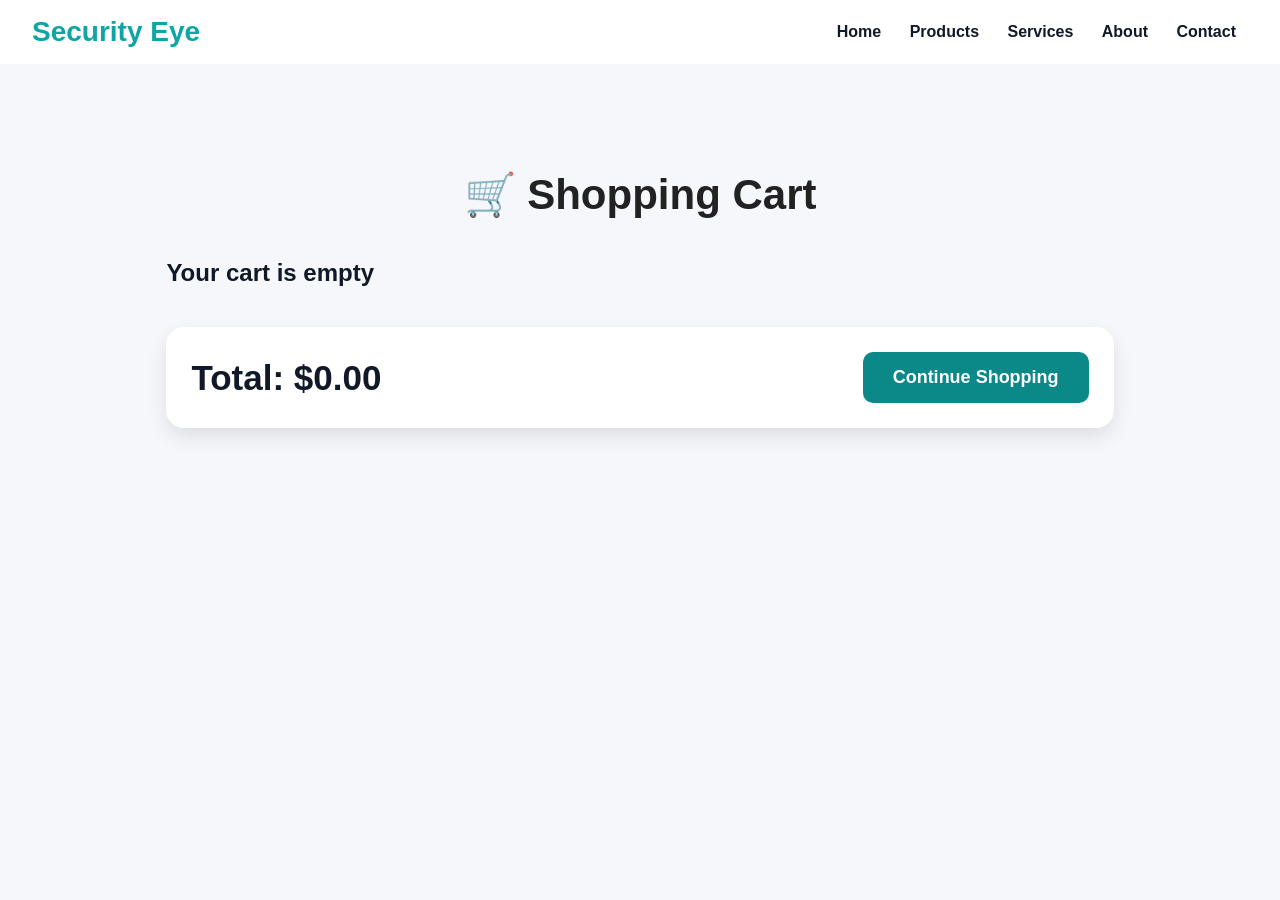
<file: cart.html>
<!DOCTYPE html>
<html lang="en">
<head>
<meta charset="UTF-8">
<meta name="viewport" content="width=device-width, initial-scale=1.0">
<title>Shopping Cart</title>

<link rel="stylesheet" href="style.css">
</head>

<body style="background:#f5f7fa;">

<header>

<a href="index.html" class="logo">Security Eye</a>

<nav>
<a href="index.html">Home</a>
<a href="products.html">Products</a>
<a href="services.html">Services</a>
<a href="about.html">About</a>
<a href="contact.html">Contact</a>
</nav>

</header>

<main class="cart-page">

    <h1 class="page-title">🛒 Shopping Cart</h1>

    <div id="cart-items" class="cart-container"></div>

    <div class="cart-summary">
        <h2>Total: <span id="cart-total">$0.00</span></h2>

        <a href="products.html" class="continue-btn">
            Continue Shopping
        </a>
    </div>

</main>

<script src="main.js"></script>

</body>
</html>
</file>
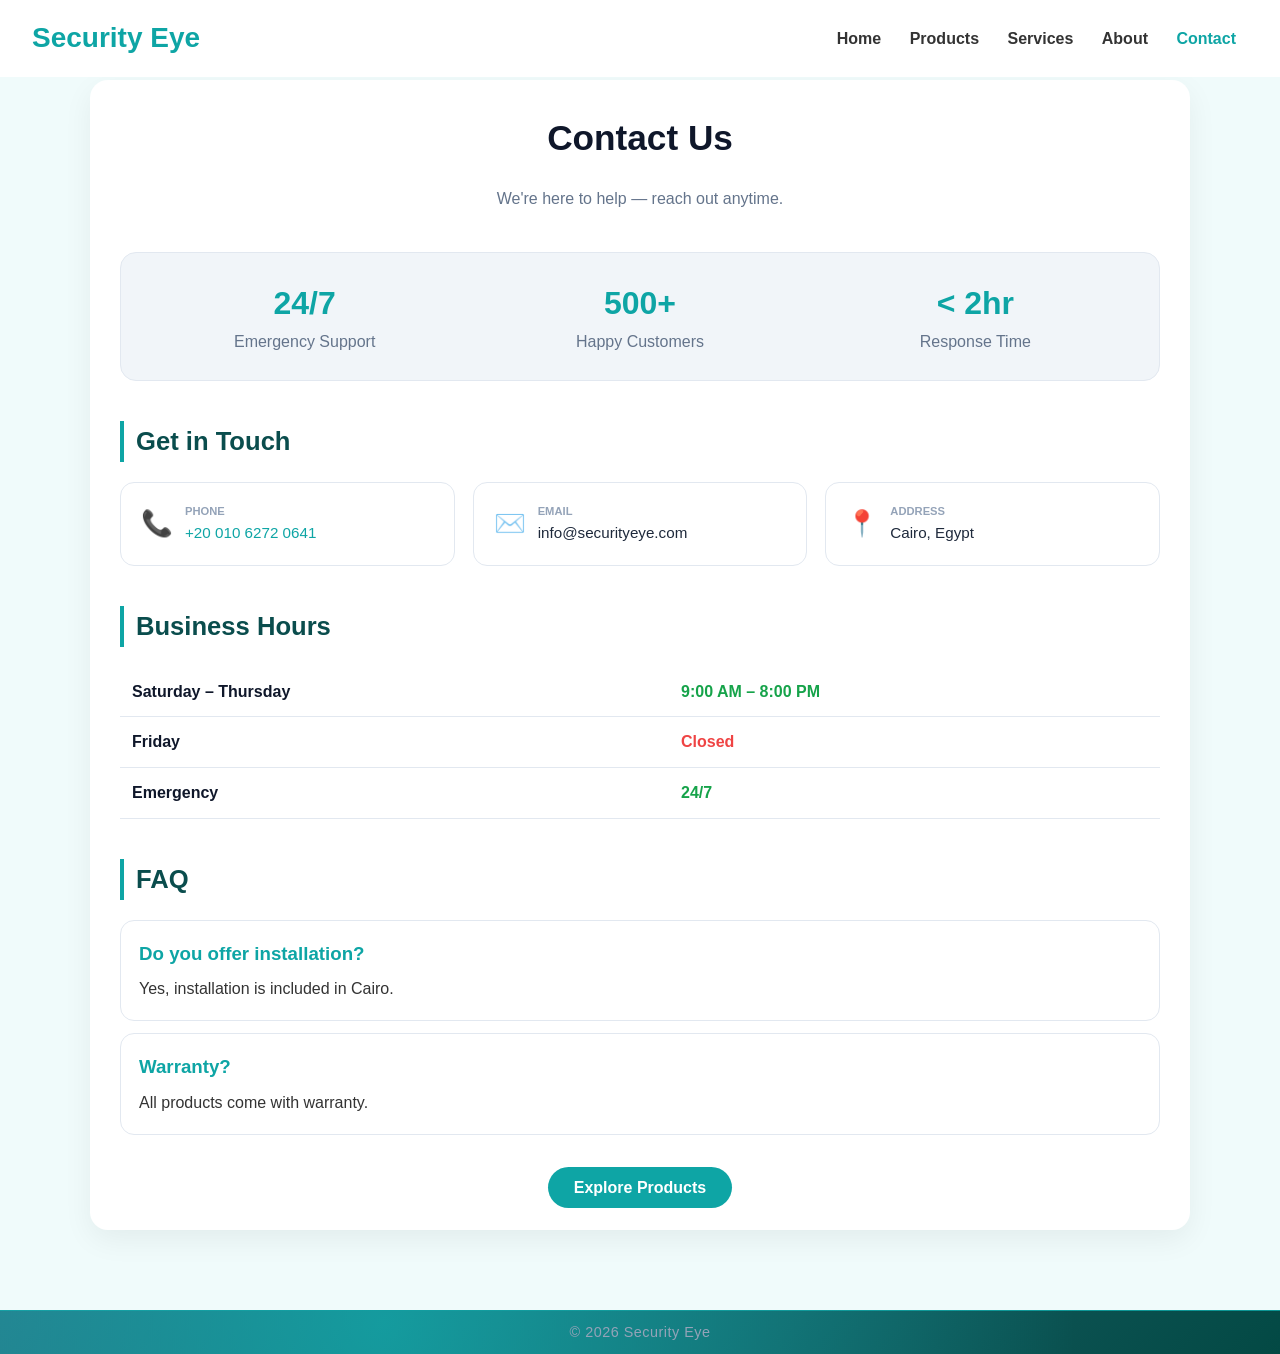
<file: contact.html>
<!DOCTYPE html>
<html lang="en">
<head>
  <meta charset="UTF-8">
  <title>Contact Us | Security Eye</title>

  <link rel="stylesheet" href="style.css">
  <link rel="stylesheet" href="https://cdnjs.cloudflare.com/ajax/libs/font-awesome/6.5.0/css/all.min.css">
</head>

<body class="light-page">

<!-- ================= HEADER ================= -->
<header>
  <div class="logo">Security Eye</div>

  <nav>
    <a href="index.html">Home</a>
    <a href="products.html">Products</a>
    <a href="services.html">Services</a>
    <a href="about.html">About</a>
    <a href="contact.html" class="active">Contact</a>
  </nav>
</header>
  

<!-- ================= CONTENT ================= -->
<div class="content-wrapper">

  <div class="page-header">
    <h1>Contact Us</h1>
    <p>We're here to help — reach out anytime.</p>
  </div>

  <!-- Stats -->
  <div class="stats-bar">
    <div class="stat-box">
      <h3>24/7</h3>
      <p>Emergency Support</p>
    </div>
    <div class="stat-box">
      <h3>500+</h3>
      <p>Happy Customers</p>
    </div>
    <div class="stat-box">
      <h3>&lt; 2hr</h3>
      <p>Response Time</p>
    </div>
  </div>

  <!-- Contact -->
  <div class="contact-section">
    <h2 class="contact-section-title">Get in Touch</h2>

    <div class="contact-cards">

      <div class="contact-card">
        <span class="card-icon">📞</span>
        <div>
          <div class="card-label">Phone</div>
          <div class="card-value">
            <a href="tel:+201062720641">+20 010 6272 0641</a>
          </div>
        </div>
      </div>

      <div class="contact-card">
        <span class="card-icon">✉️</span>
        <div>
          <div class="card-label">Email</div>
          <div class="card-value">
            info@securityeye.com
          </div>
        </div>
      </div>

      <div class="contact-card">
        <span class="card-icon">📍</span>
        <div>
          <div class="card-label">Address</div>
          <div class="card-value">
            Cairo, Egypt
          </div>
        </div>
      </div>

    </div>
  </div>

  <!-- Hours -->
  <div class="contact-section">
    <h2 class="contact-section-title">Business Hours</h2>

    <table class="hours-table">
      <tr>
        <td>Saturday – Thursday</td>
        <td class="open">9:00 AM – 8:00 PM</td>
      </tr>
      <tr>
        <td>Friday</td>
        <td class="closed">Closed</td>
      </tr>
      <tr>
        <td>Emergency</td>
        <td class="open">24/7</td>
      </tr>
    </table>
  </div>

  <!-- FAQ -->
  <div class="contact-section">
    <h2 class="contact-section-title">FAQ</h2>

    <div class="faq-list">

      <div class="faq-box">
        <h3>Do you offer installation?</h3>
        <p>Yes, installation is included in Cairo.</p>
      </div>

      <div class="faq-box">
        <h3>Warranty?</h3>
        <p>All products come with warranty.</p>
      </div>

    </div>
  </div>

  <div class="cta">
    <a href="products.html">Explore Products</a>
  </div>

</div>

<!-- ================= FOOTER ================= -->
<footer>
  <p>© 2026 Security Eye</p>
</footer>

</body>
</html>
</file>
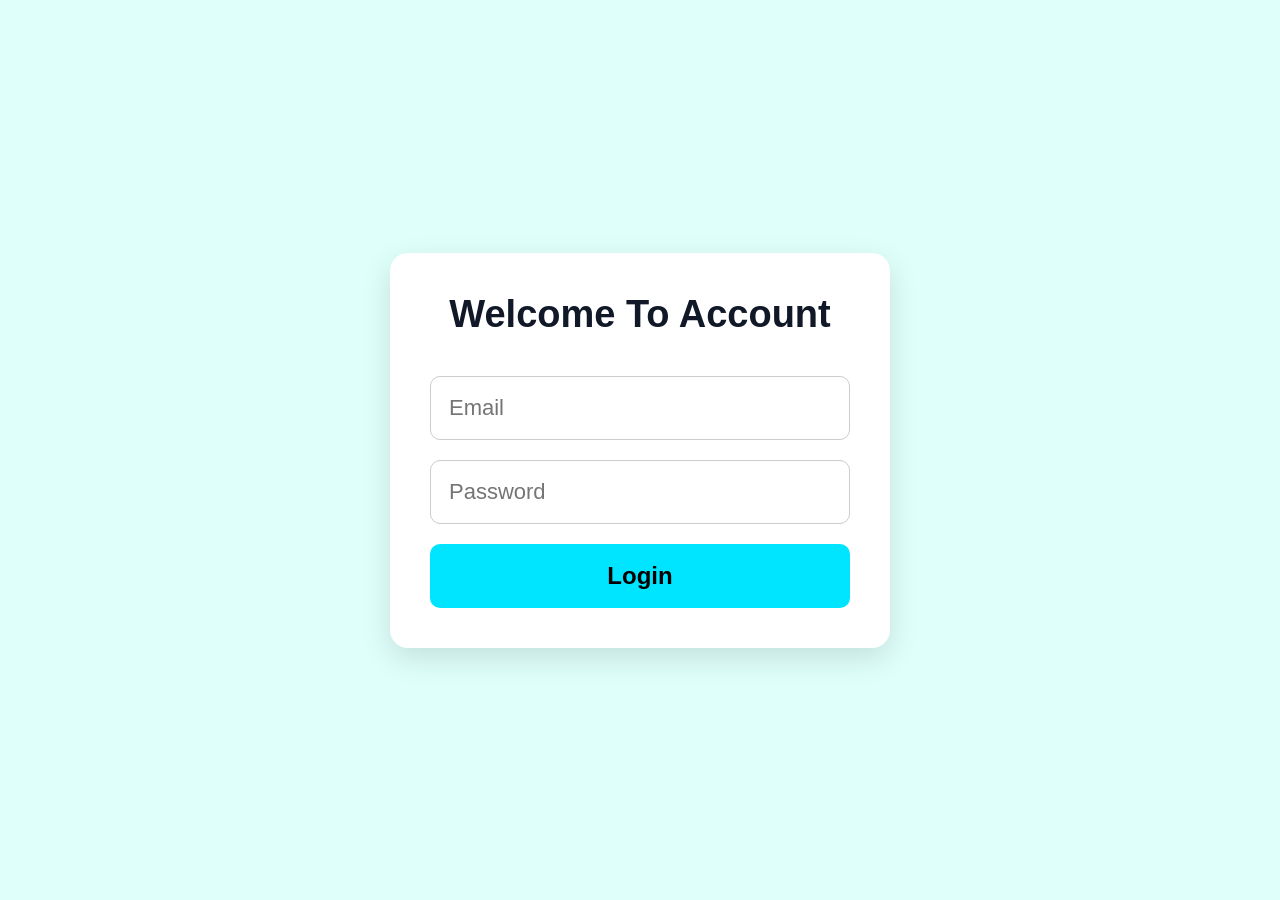
<file: login.html>
<!DOCTYPE html>
<html lang="en">
<head>
  <meta charset="UTF-8">
  <title>Log in</title>
  <link rel="stylesheet" href="style.css">
</head>

<body>
<div class="login-page">
  <form class="logIn-form">
    <h2>Welcome To Account</h2>

    <input type="email" placeholder="Email" required>

    <input type="password" placeholder="Password" required>


    <button type="submit">Login</button>
  </form>
</div>
</body>
</html>
</file>
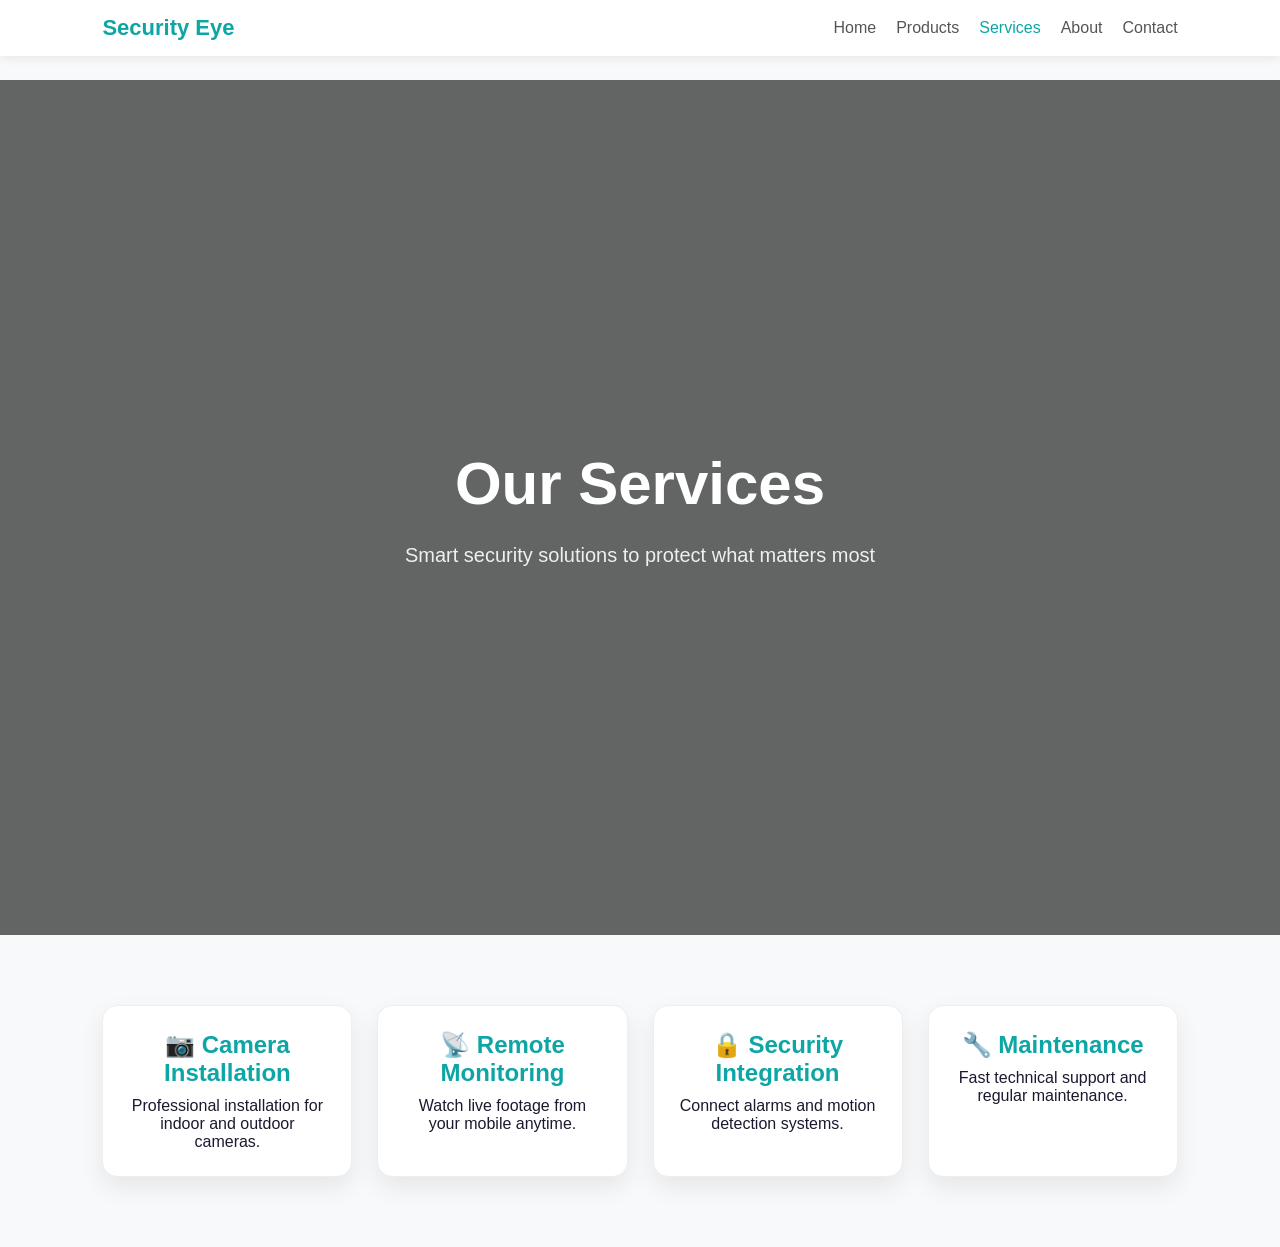
<file: services.html>
<!DOCTYPE html>
<html lang="en">

<head>
  <meta charset="UTF-8">
  <title>Security Eye - Services</title>
  <link rel="stylesheet" href="services.css">
</head>

<body>

<header>
  <h1>Security Eye</h1>

  <nav>
    <a href="index.html">Home</a>
    <a href="products.html">Products</a>
    <a href="services.html" class="active">Services</a>
    <a href="about.html">About</a>
    <a href="contact.html">Contact</a>
  </nav>
</header>

<!-- HERO -->
<section class="hero2">
  <div class="overlay">
    <h1>Our Services</h1>
    <p>Smart security solutions to protect what matters most</p>
  </div>
</section>

<!-- SERVICES -->
<section class="services">

  <div class="card">
    <h2>📷 Camera Installation</h2>
    <p>Professional installation for indoor and outdoor cameras.</p>
  </div>

  <div class="card">
    <h2>📡 Remote Monitoring</h2>
    <p>Watch live footage from your mobile anytime.</p>
  </div>

  <div class="card">
    <h2>🔒 Security Integration</h2>
    <p>Connect alarms and motion detection systems.</p>
  </div>

  <div class="card">
    <h2>🔧 Maintenance</h2>
    <p>Fast technical support and regular maintenance.</p>
  </div>

</section>

</body>
</html>
</file>
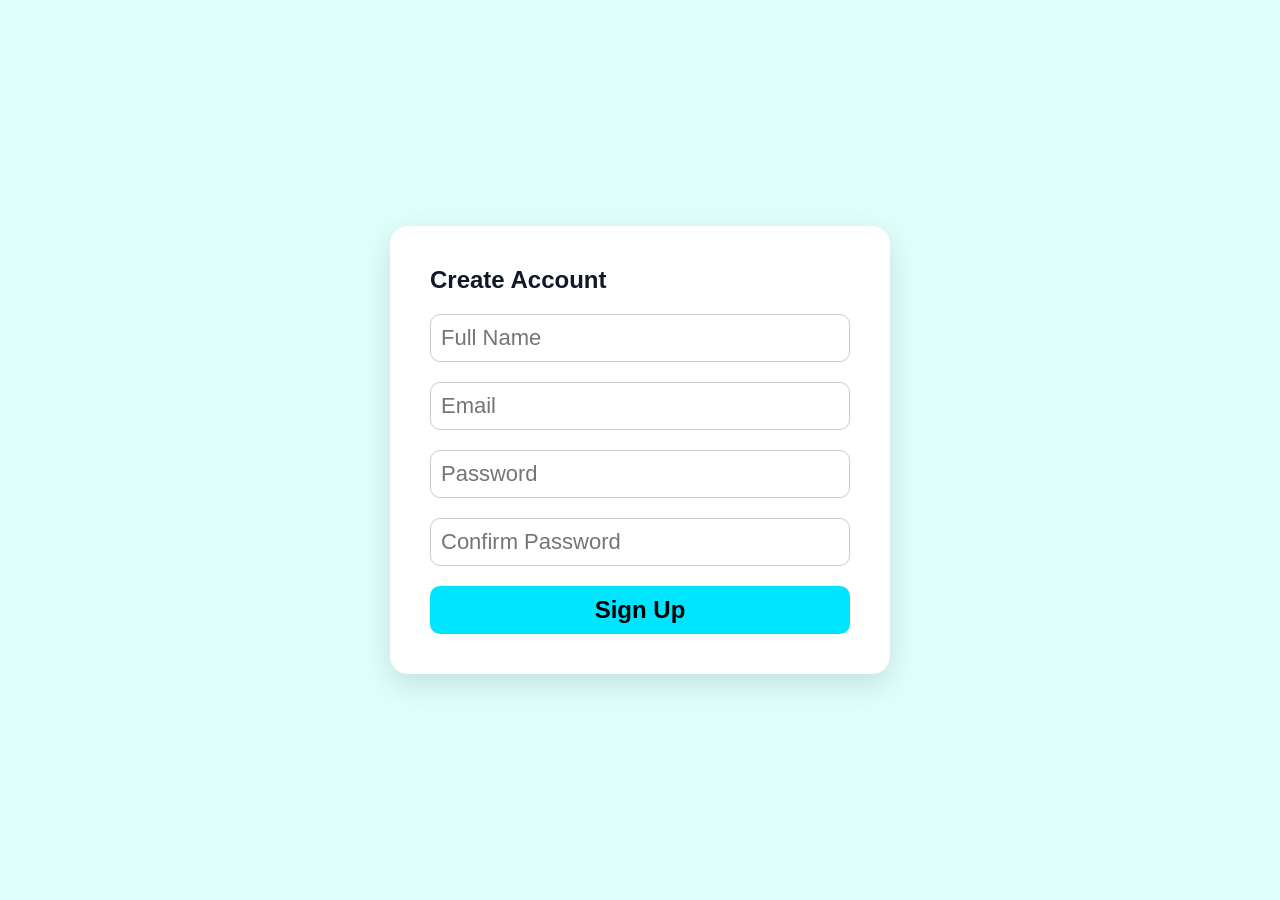
<file: signup.html>
<!DOCTYPE html>
<html lang="en">
<head>
  <meta charset="UTF-8">
  <title>Sign Up</title>
  <link rel="stylesheet" href="style.css">
</head>

<body>
<div class="signup-page">
  <form class="signup-form">
    <h2>Create Account</h2>

    <input type="text" placeholder="Full Name" required>

    <input type="email" placeholder="Email" required>

    <input type="password" placeholder="Password" required>

    <input type="password" placeholder="Confirm Password" required>

    <button type="submit">Sign Up</button>
  </form>
</div>
</body>
</html>
</file>
<file: style.css>
*{
  margin:0;
  padding:0;
  box-sizing:border-box;
}

html,
body{
  margin:0;
  padding:0;
  min-height:100%;
}

body{
  font-family:Arial, sans-serif;
  background:#f8fafc;
  color:#111827;
  padding-top: 80px;
}



main{
  padding:50px 8%;
}
                                      
/* ================= HEADER ================= */
header {
  position: fixed;
  top: 0;
  left: 0;
  width: 100%;

  background: #fff;
  z-index: 9999;

  display: flex;
  align-items: center;
  justify-content: space-between;

  padding: 1rem 2rem;
  border-bottom: 1px solid var(--border);
}


.logo{
  color:var(--primary);
  flex:1;
   font-size:28px;
  font-weight:bold;
  color:#0ea5a5;
  text-decoration:none;
}


.nav-right{
  flex:2;
  display:flex;
  justify-content:center;
  align-items:center;
  position:static;
  transform:none;
  font-size:large;
  color: #0ea5a5;
}

nav ul{
  list-style:none;
  display:flex;
  gap:30px;
  margin:0;
  padding:0;
}

nav a{
  text-decoration:none;  
  color:var(--muted);
  font-weight:700;
  padding:8px 12px;
  transition:.25s;
}

nav a:hover,
nav a.active{
  color:var(--primary);
}


.header-actions{
  flex:1;
  display:flex;
  justify-content:flex-end;
  align-items:center;
  gap:12px;
}
                                                       /*cart*/
.cart {
  display: flex;
  align-items: center;
  gap: 6px;

  background: transparent;             
  border: 1px solid rgba(60, 162, 157, 0.875); 
  padding: 6px 10px;
  border-radius: 20px;

  color: #00e5ff;
  cursor: pointer;
  transition: 0.3s;
}

.cart-btn{
  background:#0ea5a5;
  color:#fff;
  border:none;
  padding:10px 18px;
  border-radius:8px;
  cursor:pointer;
}
.cart i {
  font-size: 18px;
}

.cart:hover {
  
  border-color: #00e5ff;
  transform: translateY(-2px);
}
#cartIcon {
  position: relative;
}

#cartCount {
  position: absolute;
  top: -8px;
  right: -10px;
  background: rgb(100, 195, 127);
  color: white;
  font-size: 12px;
  padding: 2px 6px;
  border-radius: 50%;
}
.icon {
  border: 1px solid rgba(255, 255, 255, 0.2);
  border-radius: 50px;

  width: 45px;
  height: 45px;

  display: flex;
  align-items: center;
  justify-content: center;

  cursor: pointer;
  transition: 0.3s;
}
.icon:hover i {
  stroke: #44fcc5;
} 
.icon:hover {
  transform: scale(1.1);
  border-color: #00c3ff;
}

svg.lucide {
  width: 22px;
  height: 22px;
  stroke: rgba(31, 244, 187, 0.772);
  fill: none;
  transition: 0.3s;
}

.icon:hover svg.lucide {
  stroke: #44fcc5;
}
     

                                        /*search icon*/

.searchBox {
  display: none;
  position: absolute;

  top: 65px;      
  right: 0;       

  width: 260px;   
  padding: 12px;

  background: white;
  border-radius: 14px;
  box-shadow: 0 10px 25px rgba(0,0,0,0.12);

  opacity: 0;
  transform: translateY(-10px);
  transition: 0.3s ease;
  z-index: 999;
}

.searchBox.active {
  display: block;
  opacity: 1;
  transform: translateY(0);
}

/* input */
.searchBox input {
  width: 100%;
  padding: 12px 14px;
  font-size: 16px;

  border: 1px solid #ddd;
  border-radius: 10px;
  outline: none;
}

.searchBox input:focus {
  border-color: #00c3ff;
}

                                                /*menu*/

.login-menu {
  display: none;
  position: absolute;
  top: 100%;
  right: 0;
  background: white;
  padding: 15px;
  border-radius: 12px;
  width: 220px;
  text-align: center;
  box-shadow: 0 10px 25px rgba(0,0,0,0.15);
  z-index: 1000;
}
.login-page{
  min-height:100vh;
  margin-top:-80px;
  background-color:#dffffa;
  display:flex;
  justify-content:center;
  align-items:center;
  
    

}

.login-menu.active {
  display: block;
}

.login-menu a {
  display: block;
  padding: 12px;
  text-decoration: none;
  color: #111;
  font-weight: 600;
  border-radius: 8px;
  font-size: 18px;
}

.login-menu a:hover {
  background: #f2f2f2;
}


.logIn-form {
  width: 500px;
  margin: 100px auto;
  padding: 40px;
  display: flex;
  flex-direction: column;
  gap: 20px;
  background: white;
  border-radius: 18px;
  box-shadow: 0 10px 30px rgba(0,0,0,0.12);
}


.logIn-form h2 {
  text-align: center;
  font-size: 38px;
  margin-bottom: 20px;
}


.logIn-form input {
  padding: 18px;
  font-size: 22px;
  border: 1px solid #ccc;
  border-radius: 10px;
}


.logIn-form button {
  padding: 18px;
  font-size: 24px;
  font-weight: bold;
  background: #00e5ff;
  border: none;
  border-radius: 10px;
  cursor: pointer;
  transition: 0.3s;
}

.logIn-form button:hover {
  background: #00c8e0;
}
                                                  /*signup*/
.signup-form {
 
  width: 500px;
  margin: 100px auto;
  padding: 40px;
  display: flex;
  flex-direction: column;
  gap: 20px;
  background: white;
  border-radius: 18px;
  box-shadow: 0 10px 30px rgba(0,0,0,0.12);
}

.signup-form input {
  padding: 10px;
   font-size: 22px;
  border: 1px solid #ccc;
  border-radius: 10px;
}

.signup-form button {
 padding: 10px;
  font-size: 24px;
  font-weight: bold;
  background: #00e5ff;
  border: none;
  border-radius: 10px;
  cursor: pointer;
  transition: 0.3s;
}
.signup-page{
  background-color: #dffffa;
   min-height:100vh;
   margin-top:-80px;
  display:flex;
  justify-content:center;
  align-items:center;
  background-size: cover;
  background-position: center;
  background-repeat: no-repeat;
}



                                                 /*hero*/
.hero { 
    height: 100vh;
     display: flex; 
     flex-direction: column; 
     justify-content: center; 
     align-items: center; 
     text-align: center;
    padding: 20px; 
    color: white; 
    background: linear-gradient(rgba(0,0,0,0.6), rgba(0,0,0,0.6)),url('images/home.jpg');
    background-size: cover;      
  background-position: center;  
  background-repeat: no-repeat;
}
.hero-title,
.hero-text,
.hero-btn {
  opacity: 0;
  transform: translateY(30px);
  animation: fadeUp 1s ease forwards;
}


.hero-title {
  animation-delay: 0.3s;
}

.hero-text {
  animation-delay: 0.6s;
}

.hero-btn{
  display: inline-block;
  padding: 12px 25px;
  margin: 16px;
  background: #0ea5a5;
  color: #fff;
  text-decoration: none;
  border-radius: 8px;
  transition: .3s;
}

.hero-btn:hover{
  background: #0c8f8f;
}

/* الأنيميشن */
@keyframes fadeUp {
  to {
    opacity: 1;
    transform: translateY(0);
  }
}

                                                 /*feather product (home)*/

.featured-products{
  padding: 60px 20px;
  text-align: center;
  background: #f8f9fb;
}

.featured-products h2{
  text-align: center;
  font-size: 32px;
  margin: 40px 0;
  color: #1a1a2e;
  position: relative;
  
}


.features-container {
    display: flex;
    justify-content: center;
    gap: 20px;
    padding: 40px 20px;
    flex-wrap: wrap; 
}


.feature-card {
    background: #000000;
    border: 2px solid #00d4ff; 
    border-radius: 15px;
    padding: 25px;
    width: 280px;
    text-align: center;
    transition: all 0.3s ease;
}


.feature-card:hover {
    background: #00d4ff;
    color: #ffffff;
    transform: translateY(-10px);
}

.feature-card h3 { color: #00d4ff; margin-bottom: 10px; }
.feature-card:hover h3 { color: #ffffff; } 





.features-container {
    display: flex;                
    justify-content: center;       
    gap: 30px;                   
    padding: 50px;               
    background-color: transparent !important; 
}


.feature-card {
    border: 2px solid #00d4ff;     
    background: transparent;
    padding: 25px;
    width: 300px;                 
    text-align: center;
    border-radius: 15px;
    transition: all 0.3s ease;    
    box-sizing: border-box;       
}


.feature-card:hover {
    transform: translateY(-10px);
    box-shadow: 0 5px 20px #00d4ff;
    background-color: rgba(0, 212, 255, 0.1);
}

.feature-card h3 {
    color: #00d4ff;
    margin-bottom: 15px;
}

.feature-card p {
    color: #ccc; 
    font-size: 14px;
}

.features {
    display: flex;
    justify-content: center;
    gap: 20px;
    padding: 40px;
}

.features div {
    cursor: pointer; 
    transition: 0.2s; 
    padding: 20px;
    border-radius: 10px;
    background: #fff;
    border: 1px solid #ddd;
}

.features div:active {
    transform: scale(0.95); 
    background-color: #f0f0f0;
}

.features div:hover {
    border-color: #a4eeee; 
    box-shadow: 0 4px 8px rgba(0,0,0,0.1);
}
.features {
  display: flex;
  justify-content: center;
  gap: 20px;
  padding: 40px;
}

.feature-box {
  background: #111;
  color: white;
  padding: 30px;
  border-radius: 10px;
  text-decoration: none;
  width: 200px;
  text-align: center;
  transition: 0.3s;
}

.feature-box:hover {
  background: #333;
  transform: scale(1.05);
}

.products-grid{
  display: grid;
  grid-template-columns: repeat(auto-fit, minmax(240px, 1fr));
  gap: 30px;
  max-width: 1100px;
  margin: auto;
  padding: 20px;
}

.product-card{
  background: white;
  border-radius: 16px;
  padding: 18px;
  box-shadow: 0 6px 20px rgba(0,0,0,0.08);
  transition: 0.3s ease;
  text-align: center;
}

.product-card:hover{
  transform: translateY(-8px);
  box-shadow: 0 10px 25px rgba(0,0,0,0.12);
}
.product-card img{
  width: 100%;
  height: 160px;
  object-fit: contain;
  border-radius: 12px;
  background: #f5f5f5;
  padding: 10px;
}

.view-all{
  display: inline-block;
  margin-top: 50px;
  
  padding: 12px 25px;
  background: #079ca4;
  color: white;
  text-decoration: none;
  border-radius: 8px;
  transition: 0.3s;
}

.view-all:hover{
  background: #029e99a2;
  transform: scale(1.05);
}



.section { 
    padding: 60px 50px; 
    background: rgba(180, 245, 255, 0.7);
     margin-top: 20px;
     text-align: center;
     }

.section h3 { 
    text-align: center;
     margin-bottom: 30px; 
     font-size: 28px; 
     color: #00e5ff;
     }

.cards { 
    display: grid; 
    grid-template-columns: repeat(auto-fit, minmax(250px, 1fr));
     gap: 20px; 
    }

.card { background: rgb(30, 107, 185);
     padding: 20px;
      border-radius: 10px;
       text-align: center; 
       transition: 0.3s;
     }

.card:hover { 
    transform: translateY(-5px); 
    background: rgba(249, 249, 249, 0.652); 
}
.card .btn,
.card .add-to-cart {
    margin: 5px;
}


:root{
  --primary: #0ea5a5;
  --primary-dark: #0a7c7c;
  --primary-light: #35d6d6;
  --accent: #7c3aed;
  --white: #ffffff;
  --text: #0f172a;
}


.security-section {
  position: relative;
  background: linear-gradient(135deg, #062f2f, #0ea5a5, #084c4c);
  color: white;
  padding: 110px 70px;
  overflow: hidden;
  border-radius: 28px;
  margin: 60px;
  display: flex;
  justify-content: space-between;
  align-items: center;
  gap: 50px;
  box-shadow:
    0 20px 60px rgba(0,0,0,0.35),
    inset 0 0 30px rgba(255,255,255,0.03);
}


.security-section::before {
  content: "";
  position: absolute;
  inset: 0;
  background-image:
    linear-gradient(rgba(255,255,255,0.03) 1px, transparent 1px),
    linear-gradient(90deg, rgba(255,255,255,0.03) 1px, transparent 1px);
  background-size: 35px 35px;
  z-index: 0;
}


.glow-circle {
  position: absolute;
  width: 450px;
  height: 450px;
  border-radius: 50%;
  background: radial-gradient(circle, rgba(14,165,165,0.7), transparent 70%);
  top: 50%;
  right: 8%;
  transform: translateY(-50%);
  filter: blur(130px);
  opacity: 0.8;
  z-index: 0;
}


.content {
  position: relative;
  z-index: 2;
  max-width: 520px;
}

.content h2 {
  font-size: 42px;
  line-height: 1.2;
  margin-bottom: 18px;
  font-weight: 700;
  text-shadow: 0 0 18px rgba(14,165,165,0.6);
}

.content p {
  font-size: 17px;
  opacity: 0.88;
  line-height: 1.8;
  margin-bottom: 30px;
}


.btn {
  display: inline-block;
  padding: 14px 30px;
  border-radius: 40px;
  text-decoration: none;
  color: white;
  font-weight: 600;
  letter-spacing: 0.5px;
  background: linear-gradient(45deg, #0ea5a5, #35d6d6);
  box-shadow:
    0 0 18px rgba(14,165,165,0.55),
    0 0 35px rgba(53,214,214,0.35);
  transition: 0.35s ease;
}

.btn:hover {
  transform: translateY(-4px) scale(1.03);
  box-shadow:
    0 0 25px rgba(53,214,214,0.75),
    0 0 45px rgba(14,165,165,0.45);
}


.btn-primary {
  background-color: #0ea5a5;
  color: white;
  padding: 12px 30px;
  border-radius: 50px;
  font-weight: 700;
  text-decoration: none;
  display: inline-block;
  transition: 0.3s;
}

.btn-primary:hover {
  background-color: #ffffff;
  color: #0ea5a5;
  box-shadow: 0 0 12px rgba(14,165,165,0.7);
}


.floating-tags {
  position: relative;
  z-index: 2;
  min-width: 280px;
  display: flex;
  flex-direction: column;
  align-items: flex-start;
  gap: 14px;
}

.floating-tags span {
  display: block;
  width: fit-content;
  padding: 12px 22px;
  border-radius: 30px;
  font-size: 14px;
  color: #fff;
  background: rgba(255,255,255,0.08);
  border: 1px solid rgba(255,255,255,0.12);
  backdrop-filter: blur(12px);
  box-shadow:
    0 8px 18px rgba(0,0,0,0.22),
    0 0 14px rgba(14,165,165,0.25);
  transition: 0.3s ease;
}

.floating-tags span:hover {
  transform: translateX(8px) scale(1.03);
  box-shadow:
    0 0 18px rgba(53,214,214,0.6),
    0 0 30px rgba(14,165,165,0.45);
}


.light-page {
  background-color: #f0fbfb;
  color: #333;
  font-family: 'Segoe UI', sans-serif;
  line-height: 1.6;
  margin: 0;
  padding: 0;
}

.light-page h1,
.light-page h2 {
  color: #0a4d4d;
  margin-bottom: 20px;
}

.content-wrapper {
  max-width: 900px;
  margin: 50px auto;
  padding: 20px;
  background-color: #ffffff;
  border-radius: 15px;
  box-shadow: 0 4px 14px rgba(14,165,165,0.35);
}


@media (max-width: 900px) {
  .security-section {
    flex-direction: column;
    text-align: center;
    padding: 70px 30px;
    margin: 20px;
  }

  .content h2 {
    font-size: 32px;
  }

  .floating-tags {
    align-items: center;
  }
}
footer {
  text-align: center;
  padding: 10px 10px; 

  background: linear-gradient(135deg, #2b7486, #034944);
  color: #e2e8f0;

  margin-top: 40px; 

  border-top: 1px solid  rgba(16, 177, 177, 0.729);

  position: relative;
  overflow: hidden;
}
footer::before {
  content: "";
  position: absolute;

  top: -60%;
  left: -60%;
  width: 180%;
  height: 180%;

  background: radial-gradient(circle, rgba(16, 177, 177, 0.703), transparent 60%);
  animation: moveGlow 8s infinite linear;
}
footer p {
  position: relative;
  font-size: 0.9rem; 
  letter-spacing: 0.5px;
  color: #94a3b8; 
  font-weight: 500;
}



body {
  margin: 0;
  font-family: Arial, sans-serif;
  background: #f8fafc;
  color: #111827;
}



.content-wrapper {
  max-width: 1100px;
  margin: 80px auto;
  padding: 30px;
  background: #fff;
  border-radius: 18px;
  box-shadow: 0 10px 30px rgba(0,0,0,0.06);
}


.page-header {
  text-align: center;
  margin-bottom: 30px;
}

.page-header h1 {
  font-size: 2.2rem;
  color: #0f172a;
}

.page-header p {
  color: #64748b;
}


.stats-bar {
  display: grid;
  grid-template-columns: repeat(3, 1fr);
  gap: 18px;
  margin: 40px 0;
  padding: 25px;
  background: #f1f5f9;
  border-radius: 16px;
  border: 1px solid #e2e8f0;
}

.stat-box {
  text-align: center;
}

.stat-box h3 {
  font-size: 2rem;
  color: #0ea5a5;
}

.stat-box p {
  color: #64748b;
}



.contact-section {
  margin-top: 40px;
}

.contact-section-title {
  font-size: 1.6rem;
  font-weight: 800;
  border-left: 4px solid #0ea5a5;
  padding-left: 12px;
  margin-bottom: 18px;
  color: #0f172a;
}



.contact-cards {
  display: grid;
  grid-template-columns: repeat(auto-fit, minmax(240px, 1fr));
  gap: 18px;
}

.contact-card {
  background: #fff;
  border: 1px solid #e2e8f0;
  border-radius: 14px;
  padding: 20px;
  display: flex;
  gap: 12px;
  transition: 0.25s;
}

.contact-card:hover {
  transform: translateY(-5px);
  border-color: #0ea5a5;
  box-shadow: 0 10px 25px rgba(14,165,165,0.12);
}

.card-icon {
  font-size: 1.6rem;
}

.card-label {
  font-size: 0.7rem;
  text-transform: uppercase;
  color: #94a3b8;
  font-weight: 700;
}

.card-value {
  font-size: 0.95rem;
  color: #1e293b;
}

.card-value a {
  color: #0ea5a5;
  text-decoration: none;
}



.hours-table {
  width: 100%;
  border-collapse: collapse;
}

.hours-table td {
  padding: 12px;
  border-bottom: 1px solid #e2e8f0;
}

.hours-table td:first-child {
  font-weight: 600;
  color: #0f172a;
}

.open {
  color: #16a34a;
  font-weight: 700;
}

.closed {
  color: #ef4444;
  font-weight: 700;
}


.faq-list {
  display: flex;
  flex-direction: column;
  gap: 12px;
}

.faq-box {
  background: #fff;
  border: 1px solid #e2e8f0;
  border-radius: 14px;
  padding: 18px;
  transition: 0.3s;
}

.faq-box:hover {
  border-color: #0ea5a5;
  transform: translateY(-3px);
}

.faq-box h3 {
  color: #0ea5a5;
  margin-bottom: 8px;
}


.cta {
  text-align: center;
  margin-top: 40px;
}

.cta a {
  background: #0ea5a5;
  color: white;
  padding: 12px 26px;
  border-radius: 30px;
  text-decoration: none;
  font-weight: 700;
  transition: 0.3s;
}

.cta a:hover {
  background: #0b8b8b;
}


/* ================= CART PAGE ================= */

.cart-page{
    width:90%;
    max-width:1200px;
    margin:40px auto;
}

.page-title{
    text-align:center;
    font-size:42px;
    margin-bottom:40px;
    color:#222;
}

.cart-container{
    display:flex;
    flex-direction:column;
    gap:25px;
}

.cart-card{
    background:#fff;
    display:flex;
    align-items:center;
    gap:30px;

    padding:25px;
    border-radius:18px;

    box-shadow:0 8px 20px rgba(0,0,0,.1);

    transition:.3s;
}

.cart-card:hover{
    transform:translateY(-5px);
    box-shadow:0 15px 30px rgba(0,0,0,.15);
}

.cart-card img{
    width:180px;
    height:180px;
    object-fit:cover;
    border-radius:15px;
}

.cart-info{
    flex:1;
}

.cart-info h2{
    font-size:30px;
    margin-bottom:15px;
}

.price{
    color:#00a6b8;
    font-size:24px;
    font-weight:bold;
    margin-bottom:15px;
}

.qty-box{
    display:inline-block;
    background:#eefcff;
    padding:10px 18px;
    border-radius:10px;
    font-size:18px;
    margin-bottom:20px;
}

.remove-btn{

    background:#ef4444;
    color:white;

    border:none;

    padding:12px 25px;

    border-radius:10px;

    font-size:17px;

    cursor:pointer;

    transition:.3s;
}

.remove-btn:hover{

    background:#dc2626;

    transform:scale(1.05);

}

.cart-summary{

    margin-top:40px;

    background:#fff;

    padding:25px;

    border-radius:18px;

    display:flex;

    justify-content:space-between;

    align-items:center;

    box-shadow:0 8px 20px rgba(0,0,0,.1);
}

.cart-summary h2{

    font-size:35px;
}

.continue-btn{

    background:#0b8989;

    color:white;

    text-decoration:none;

    padding:15px 30px;

    border-radius:10px;

    font-size:18px;

    font-weight:bold;

    transition:.3s;
}

.continue-btn:hover{

    background:#4db7b7;
}
</file>
<file: services.css>
/* ================= ROOT ================= */
:root{
  --primary:#0ea5a5;
  --bg:#f7f9fb;
  --text:#1a1a2e;
  --card:#fff;
}

/* ================= RESET ================= */
*{
  margin:0;
  padding:0;
  box-sizing:border-box;
  font-family:Arial, sans-serif;
}

body{
  background:var(--bg);
  color:var(--text);
  padding-top:80px;
}

/* ================= HEADER ================= */
header{
  position:fixed;
  top:0;
  left:0;
  width:100%;
  background:#fff;
  display:flex;
  justify-content:space-between;
  align-items:center;
  padding:15px 8%;
  box-shadow:0 2px 10px rgba(0,0,0,.08);
  z-index:9999;
}

header h1{
  color:var(--primary);
  font-size:22px;
}

nav{
  display:flex;
  gap:20px;
}

nav a{
  text-decoration:none;
  color:#555;
  font-weight:500;
  transition:.3s;
}

nav a:hover,
nav a.active{
  color:var(--primary);
}

/* ================= HERO ================= */
.hero2{
  height:95vh;
  background:
  linear-gradient(rgba(0,0,0,.6),rgba(0,0,0,.6)),
  url("https://images.unsplash.com/photo-1557597774-9d273605dfa9?auto=format&fit=crop&q=80&w=1600")
  center/cover;
  position:relative;
}

.overlay{
  position:absolute;
  inset:0;
  display:flex;
  flex-direction:column;
  justify-content:center;
  align-items:center;
  text-align:center;
  color:#fff;
  padding:20px;
}

.overlay h1{
  font-size:60px;
  margin-bottom:10px;
  padding:8px 15px;
  border-radius:10px;
  transition:.3s;
}

.overlay p{
  font-size:20px;
  opacity:.9;
  padding:8px 15px;
  border-radius:10px;
  transition:.3s;
}


.overlay h1:hover,
.overlay p:hover{
  background:rgba(14,165,165,.25);
  box-shadow:0 0 20px rgba(14,165,165,.5);
  transform:scale(1.05);
}

/* ================= SERVICES ================= */
.services{
  display:grid;
  grid-template-columns:repeat(auto-fit,minmax(250px,1fr));
  gap:25px;
  padding:70px 8%;
}

.card{
  background:var(--card);
  border-radius:15px;
  padding:25px;
  text-align:center;
  box-shadow:0 10px 25px rgba(0,0,0,.08);
  transition:.3s;
  border:1px solid #eee;
}

.card:hover{
  transform:translateY(-8px);
  border-color:var(--primary);
  box-shadow:0 12px 30px rgba(14,165,165,.2);
}

.card h2{
  color:var(--primary);
  margin-bottom:10px;
}

/* ================= RESPONSIVE ================= */
@media(max-width:768px){
  .overlay h1{
    font-size:36px;
  }

  .overlay p{
    font-size:16px;
  }

  .hero2{
    height:70vh;
  }
}
</file>
